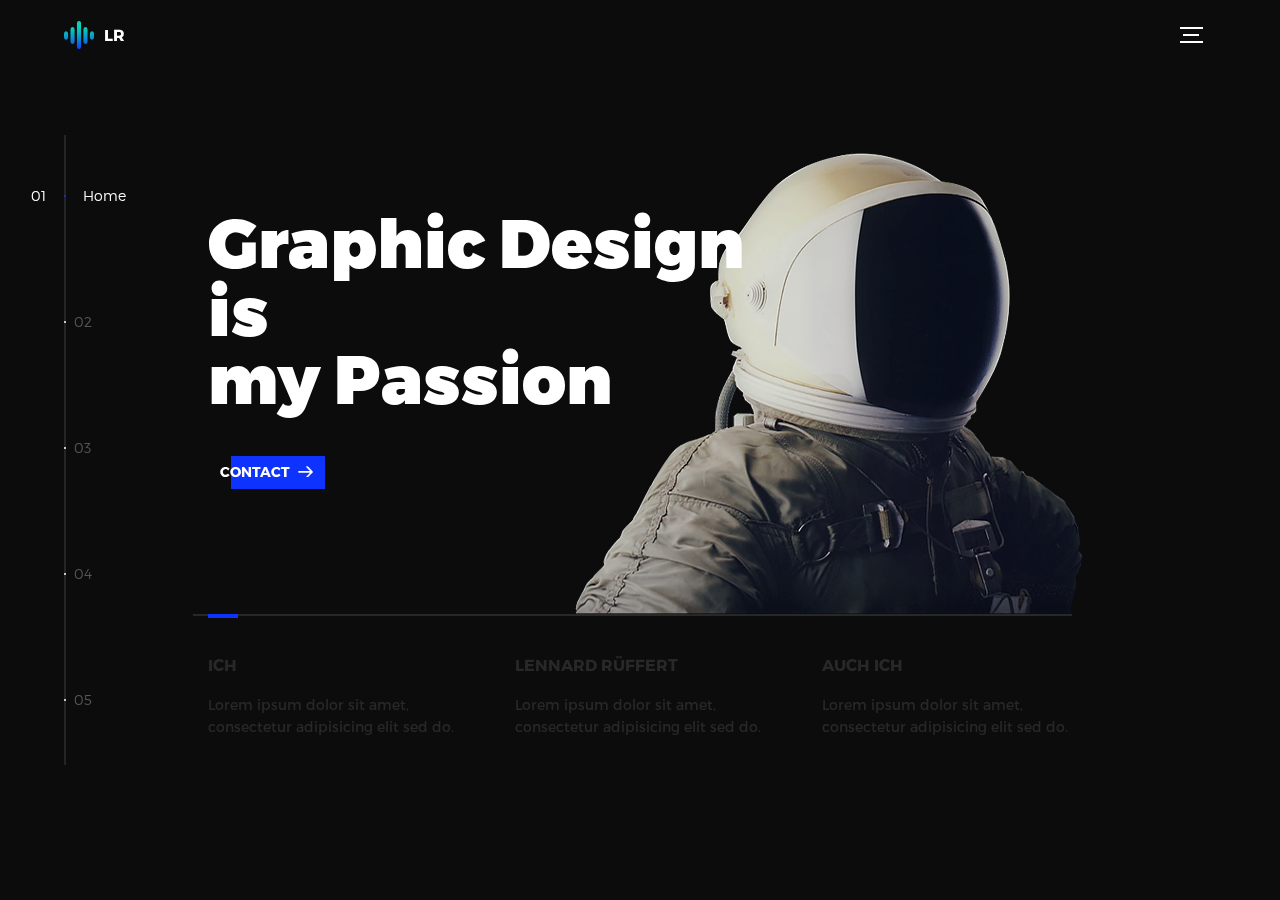
<file: index.html>
<!DOCTYPE html>
<html lang="en">
<head>
  <title>Hello there</title>
  <meta charset="utf-8">
  <meta name="viewport" content="width=device-width, initial-scale=1">
  <meta http-equiv="X-UA-Compatible" content="IE=edge">
  <meta name="description" content="Lennard Rüfferts Profile Site">
  <meta name="keywords" content="global, template, html, sass, jquery">
  <meta name="author" content="Lennard Rüffert">
  <link rel="stylesheet" href="assets/css/main.css">
</head>
<body>

<!-- notification for small viewports and landscape oriented smartphones -->
<div class="device-notification">
  <a class="device-notification--logo" href="#0">
    <img src="assets/img/logo.png" alt="Global">
    <p>LR</p>
  </a>
  <p class="device-notification--message">This site has so much to offer that I must request you orient your device to portrait or find a larger screen. You won't be disappointed.</p>
</div>

<div class="perspective effect-rotate-left">
  <div class="container"><div class="outer-nav--return"></div>
    <div id="viewport" class="l-viewport">
      <div class="l-wrapper">
        <header class="header">
          <a class="header--logo" href="#0">
            <img src="assets/img/logo.png" alt="Global">
            <p>LR</p>
          </a>
          <button class="header--cta cta">Hire Us</button>
          <div class="header--nav-toggle">
            <span></span>
          </div>
        </header>
        <nav class="l-side-nav">
          <ul class="side-nav">
            <li class="is-active"><span>Home</span></li>
            <li><span>Projects</span></li>
            <li><span>About me</span></li>
            <li><span>Location</span></li>
            <li><span>Contact me</span></li>
          </ul>
        </nav>
        <ul class="l-main-content main-content">
          <li class="l-section section section--is-active">
            <div class="intro">
              <div class="intro--banner">
                <h1>Graphic Design<br>is<br>my Passion</h1>
                <button class="cta">Contact
                  <svg version="1.1" id="Layer_1" xmlns="http://www.w3.org/2000/svg" xmlns:xlink="http://www.w3.org/1999/xlink" x="0px" y="0px" viewBox="0 0 150 118" style="enable-background:new 0 0 150 118;" xml:space="preserve">
                  <g transform="translate(0.000000,118.000000) scale(0.100000,-0.100000)">
                    <path d="M870,1167c-34-17-55-57-46-90c3-15,81-100,194-211l187-185l-565-1c-431,0-571-3-590-13c-55-28-64-94-18-137c21-20,33-20,597-20h575l-192-193C800,103,794,94,849,39c20-20,39-29,61-29c28,0,63,30,298,262c147,144,272,271,279,282c30,51,23,60-219,304C947,1180,926,1196,870,1167z"/>
                  </g>
                  </svg>
                  <span class="btn-background"></span>
                </button>
                <img src="assets/img/introduction-visual.png" alt="Welcome">
              </div>
              <div class="intro--options">
                <a href="#0">
                  <h3>Ich</h3>
                  <p>Lorem ipsum dolor sit amet, consectetur adipisicing elit sed do.</p>
                </a>
                <a href="#0">
                  <h3>Lennard Rüffert</h3>
                  <p>Lorem ipsum dolor sit amet, consectetur adipisicing elit sed do.</p>
                </a>
                <a href="#0">
                  <h3>Auch ich</h3>
                  <p>Lorem ipsum dolor sit amet, consectetur adipisicing elit sed do.</p>
                </a>
              </div>
            </div>
          </li>
          <li class="l-section section">
            <div class="work">
              <h2>Selected projects</h2>
              <div class="work--lockup">
                <ul class="slider">
                  <li class="slider--item slider--item-left">
                    <a href="#0">
                      <div class="slider--item-image">
                        <img src="assets/img/work-victory.jpg" alt="Victory">
                      </div>
                      <p class="slider--item-title">Temp</p>
                      <p class="slider--item-description">Temp</p>
                    </a>
                  </li>
                  <li class="slider--item slider--item-center">
                    <a href="#0">
                      <div class="slider--item-image">
                        <img src="assets/img/pizza_ragazzi.jpg" alt="Metiew and Smith">
                      </div>
                      <p class="slider--item-title">Pizza Ragazzi</p>
                      <p class="slider--item-description">Pizzabacken auf die Spitze getrieben!</p>
                    </a>
                  </li>
                  <li class="slider--item slider--item-right">
                    <a href="#0">
                      <div class="slider--item-image">
                        <img src="assets/img/work-alex-nowak.jpg" alt="Alex Nowak">
                      </div>
                      <p class="slider--item-title">Temp</p>
                      <p class="slider--item-description">Temp</p>
                    </a>
                  </li>
                </ul>
                <div class="slider--prev">
                  <svg version="1.1" id="Layer_1" xmlns="http://www.w3.org/2000/svg" xmlns:xlink="http://www.w3.org/1999/xlink" x="0px" y="0px"
                  viewBox="0 0 150 118" style="enable-background:new 0 0 150 118;" xml:space="preserve">
                  <g transform="translate(0.000000,118.000000) scale(0.100000,-0.100000)">
                    <path d="M561,1169C525,1155,10,640,3,612c-3-13,1-36,8-52c8-15,134-145,281-289C527,41,562,10,590,10c22,0,41,9,61,29
                    c55,55,49,64-163,278L296,510h575c564,0,576,0,597,20c46,43,37,109-18,137c-19,10-159,13-590,13l-565,1l182,180
                    c101,99,187,188,193,199c16,30,12,57-12,84C631,1174,595,1183,561,1169z"/>
                  </g>
                  </svg>
                </div>
                <div class="slider--next">
                  <svg version="1.1" id="Layer_1" xmlns="http://www.w3.org/2000/svg" xmlns:xlink="http://www.w3.org/1999/xlink" x="0px" y="0px" viewBox="0 0 150 118" style="enable-background:new 0 0 150 118;" xml:space="preserve">
                  <g transform="translate(0.000000,118.000000) scale(0.100000,-0.100000)">
                    <path d="M870,1167c-34-17-55-57-46-90c3-15,81-100,194-211l187-185l-565-1c-431,0-571-3-590-13c-55-28-64-94-18-137c21-20,33-20,597-20h575l-192-193C800,103,794,94,849,39c20-20,39-29,61-29c28,0,63,30,298,262c147,144,272,271,279,282c30,51,23,60-219,304C947,1180,926,1196,870,1167z"/>
                  </g>
                  </svg>
                </div>
              </div>
            </div>
          </li>
          <li class="l-section section">
            <div class="about">
              <div class="about--banner">
                <h2>Bereit<br>für<br>leidenschaftliches<br>Leiden</h2>
                <a href="#0">Mehr über mich
                  <span>
                    <svg version="1.1" id="Layer_1" xmlns="http://www.w3.org/2000/svg" xmlns:xlink="http://www.w3.org/1999/xlink" x="0px" y="0px" viewBox="0 0 150 118" style="enable-background:new 0 0 150 118;" xml:space="preserve">
                    <g transform="translate(0.000000,118.000000) scale(0.100000,-0.100000)">
                      <path d="M870,1167c-34-17-55-57-46-90c3-15,81-100,194-211l187-185l-565-1c-431,0-571-3-590-13c-55-28-64-94-18-137c21-20,33-20,597-20h575l-192-193C800,103,794,94,849,39c20-20,39-29,61-29c28,0,63,30,298,262c147,144,272,271,279,282c30,51,23,60-219,304C947,1180,926,1196,870,1167z"/>
                    </g>
                    </svg>
                  </span>
                </a>
                <img src="assets/img/about-visual.png" alt="About Us">
              </div>
              <div class="about--options">
                <a href="#0">
                  <h3>Temp</h3>
                </a>
                <a href="#0">
                  <h3>Temp</h3>
                </a>
                <a href="#0">
                  <h3>Temp</h3>
                </a>
              </div>
            </div>
          </li>
          <li class="l-section section">
            <div class="contact">
              <div class="contact--lockup">
                <div class="modal">
                  <div class="modal--information">
                    <p>Universität Würzburg, Deutschland</p>
                    <a href="mailto:ouremail@gmail.com">Email space</a>
                    <a href="tel:+148126287560">phone number space</a>
                  </div>
                  <ul class="modal--options">
                    <li><a href="#0">Bēhance</a></li>
                    <li><a href="#0">dribbble</a></li>
                    <li><a href="mailto:ouremail@gmail.com">Contact Us</a></li>
                  </ul>
                </div>
              </div>
            </div>
          </li>
          <li class="l-section section">
            <div class="hire">
              <h2>You want us to do</h2>
              <!-- checkout formspree.io for easy form setup -->
              <form class="work-request">
                <div class="work-request--options">
                  <span class="options-a">
                    <input id="opt-1" type="checkbox" value="app design">
                    <label for="opt-1">
                      <svg version="1.1" id="Layer_1" xmlns="http://www.w3.org/2000/svg" xmlns:xlink="http://www.w3.org/1999/xlink" x="0px" y="0px"
                      viewBox="0 0 150 111" style="enable-background:new 0 0 150 111;" xml:space="preserve">
                      <g transform="translate(0.000000,111.000000) scale(0.100000,-0.100000)">
                        <path d="M950,705L555,310L360,505C253,612,160,700,155,700c-6,0-44-34-85-75l-75-75l278-278L550-5l475,475c261,261,475,480,475,485c0,13-132,145-145,145C1349,1100,1167,922,950,705z"/>
                      </g>
                      </svg>
                      App Design
                    </label>
                    <input id="opt-2" type="checkbox" value="graphic design">
                    <label for="opt-2">
                      <svg version="1.1" id="Layer_1" xmlns="http://www.w3.org/2000/svg" xmlns:xlink="http://www.w3.org/1999/xlink" x="0px" y="0px"
                      viewBox="0 0 150 111" style="enable-background:new 0 0 150 111;" xml:space="preserve">
                      <g transform="translate(0.000000,111.000000) scale(0.100000,-0.100000)">
                        <path d="M950,705L555,310L360,505C253,612,160,700,155,700c-6,0-44-34-85-75l-75-75l278-278L550-5l475,475c261,261,475,480,475,485c0,13-132,145-145,145C1349,1100,1167,922,950,705z"/>
                      </g>
                      </svg>
                      Graphic Design
                    </label>
                    <input id="opt-3" type="checkbox" value="motion design">
                    <label for="opt-3">
                      <svg version="1.1" id="Layer_1" xmlns="http://www.w3.org/2000/svg" xmlns:xlink="http://www.w3.org/1999/xlink" x="0px" y="0px"
                      viewBox="0 0 150 111" style="enable-background:new 0 0 150 111;" xml:space="preserve">
                      <g transform="translate(0.000000,111.000000) scale(0.100000,-0.100000)">
                        <path d="M950,705L555,310L360,505C253,612,160,700,155,700c-6,0-44-34-85-75l-75-75l278-278L550-5l475,475c261,261,475,480,475,485c0,13-132,145-145,145C1349,1100,1167,922,950,705z"/>
                      </g>
                      </svg>
                      Motion Design
                    </label>
                  </span>
                  <span class="options-b">
                    <input id="opt-4" type="checkbox" value="ux design">
                    <label for="opt-4">
                      <svg version="1.1" id="Layer_1" xmlns="http://www.w3.org/2000/svg" xmlns:xlink="http://www.w3.org/1999/xlink" x="0px" y="0px"
                      viewBox="0 0 150 111" style="enable-background:new 0 0 150 111;" xml:space="preserve">
                      <g transform="translate(0.000000,111.000000) scale(0.100000,-0.100000)">
                        <path d="M950,705L555,310L360,505C253,612,160,700,155,700c-6,0-44-34-85-75l-75-75l278-278L550-5l475,475c261,261,475,480,475,485c0,13-132,145-145,145C1349,1100,1167,922,950,705z"/>
                      </g>
                      </svg>
                      UX Design
                    </label>
                    <input id="opt-5" type="checkbox" value="webdesign">
                    <label for="opt-5">
                      <svg version="1.1" id="Layer_1" xmlns="http://www.w3.org/2000/svg" xmlns:xlink="http://www.w3.org/1999/xlink" x="0px" y="0px"
                      viewBox="0 0 150 111" style="enable-background:new 0 0 150 111;" xml:space="preserve">
                      <g transform="translate(0.000000,111.000000) scale(0.100000,-0.100000)">
                        <path d="M950,705L555,310L360,505C253,612,160,700,155,700c-6,0-44-34-85-75l-75-75l278-278L550-5l475,475c261,261,475,480,475,485c0,13-132,145-145,145C1349,1100,1167,922,950,705z"/>
                      </g>
                      </svg>
                      Webdesign
                    </label>
                    <input id="opt-6" type="checkbox" value="marketing">
                    <label for="opt-6">
                      <svg version="1.1" id="Layer_1" xmlns="http://www.w3.org/2000/svg" xmlns:xlink="http://www.w3.org/1999/xlink" x="0px" y="0px"
                      viewBox="0 0 150 111" style="enable-background:new 0 0 150 111;" xml:space="preserve">
                      <g transform="translate(0.000000,111.000000) scale(0.100000,-0.100000)">
                        <path d="M950,705L555,310L360,505C253,612,160,700,155,700c-6,0-44-34-85-75l-75-75l278-278L550-5l475,475c261,261,475,480,475,485c0,13-132,145-145,145C1349,1100,1167,922,950,705z"/>
                      </g>
                      </svg>
                      Marketing
                    </label>
                  </span>
                </div>
                <div class="work-request--information">
                  <div class="information-name">
                    <input id="name" type="text" spellcheck="false">
                    <label for="name">Name</label>
                  </div>
                  <div class="information-email">
                    <input id="email" type="email" spellcheck="false">
                    <label for="email">Email</label>
                  </div>
                </div>
                <input type="submit" value="Send Request">
              </form>
            </div>
          </li>
        </ul>
      </div>
    </div>
  </div>
  <ul class="outer-nav">
    <li class="is-active">Home</li>
    <li>Projects</li>
    <li>About</li>
    <li>Location</li>
    <li>Contact me</li>
  </ul>
</div>

<script src="https://ajax.googleapis.com/ajax/libs/jquery/2.2.4/jquery.min.js"></script>
<script>window.jQuery || document.write('<script src="assets/js/vendor/jquery-2.2.4.min.js"><\/script>')</script>
<script src="assets/js/functions-min.js"></script>
</body>
</html>
</file>
<file: assets/css/main.css>
@charset "UTF-8";
@font-face {
  font-family: "Montserrat";
  src: url("fonts/Montserrat-Black.eot");
  src: local("☺"), url("fonts/Montserrat-Black.woff") format("woff"), url("fonts/Montserrat-Black.ttf") format("truetype"), url("fonts/Montserrat-Black.svg") format("svg");
  font-weight: 900;
  font-style: normal;
}
@font-face {
  font-family: "Montserrat";
  src: url("fonts/Montserrat-Bold.eot");
  src: local("☺"), url("fonts/Montserrat-Bold.woff") format("woff"), url("fonts/Montserrat-Bold.ttf") format("truetype"), url("fonts/Montserrat-Bold.svg") format("svg");
  font-weight: 700;
  font-style: normal;
}
@font-face {
  font-family: "Montserrat";
  src: url("fonts/Montserrat-Regular.eot");
  src: local("☺"), url("fonts/Montserrat-Regular.woff") format("woff"), url("fonts/Montserrat-Regular.ttf") format("truetype"), url("fonts/Montserrat-Regular.svg") format("svg");
  font-weight: 400;
  font-style: normal;
}
@font-face {
  font-family: "Montserrat";
  src: url("fonts/Montserrat-Light.eot");
  src: local("☺"), url("fonts/Montserrat-Light.woff") format("woff"), url("fonts/Montserrat-Light.ttf") format("truetype"), url("fonts/Montserrat-Light.svg") format("svg");
  font-weight: 300;
  font-style: normal;
}
/*! normalize.css v3.0.2 | MIT License | git.io/normalize */
html {
  font-family: sans-serif;
  -ms-text-size-adjust: 100%;
  -webkit-text-size-adjust: 100%;
}

body {
  margin: 0;
}

article,
aside,
details,
figcaption,
figure,
footer,
header,
hgroup,
main,
menu,
nav,
section,
summary {
  display: block;
}

audio,
canvas,
progress,
video {
  display: inline-block;
  vertical-align: baseline;
}

audio:not([controls]) {
  display: none;
  height: 0;
}

[hidden],
template {
  display: none;
}

a {
  background-color: transparent;
}

a:active,
a:hover {
  outline: 0;
}

abbr[title] {
  border-bottom: 1px dotted;
}

b,
strong {
  font-weight: bold;
}

dfn {
  font-style: italic;
}

h1 {
  font-size: 2em;
  margin: 0.67em 0;
}

mark {
  background: #ff0;
  color: #000;
}

small {
  font-size: 80%;
}

sub,
sup {
  font-size: 75%;
  line-height: 0;
  position: relative;
  vertical-align: baseline;
}

sup {
  top: -0.5em;
}

sub {
  bottom: -0.25em;
}

img {
  border: 0;
}

svg:not(:root) {
  overflow: hidden;
}

figure {
  margin: 1em 40px;
}

hr {
  -moz-box-sizing: content-box;
  box-sizing: content-box;
  height: 0;
}

pre {
  overflow: auto;
}

code,
kbd,
pre,
samp {
  font-family: monospace, monospace;
  font-size: 1em;
}

button,
input,
optgroup,
select,
textarea {
  color: inherit;
  font: inherit;
  margin: 0;
}

button {
  overflow: visible;
}

button,
select {
  text-transform: none;
}

button,
html input[type=button],
input[type=reset],
input[type=submit] {
  -webkit-appearance: button;
  cursor: pointer;
}

button[disabled],
html input[disabled] {
  cursor: default;
}

button::-moz-focus-inner,
input::-moz-focus-inner {
  border: 0;
  padding: 0;
}

input {
  line-height: normal;
}

input[type=checkbox],
input[type=radio] {
  box-sizing: border-box;
  padding: 0;
}

input[type=number]::-webkit-inner-spin-button,
input[type=number]::-webkit-outer-spin-button {
  height: auto;
}

input[type=search] {
  -webkit-appearance: textfield;
  -moz-box-sizing: content-box;
  -webkit-box-sizing: content-box;
  box-sizing: content-box;
}

input[type=search]::-webkit-search-cancel-button,
input[type=search]::-webkit-search-decoration {
  -webkit-appearance: none;
}

fieldset {
  border: 1px solid #c0c0c0;
  margin: 0 2px;
  padding: 0.35em 0.625em 0.75em;
}

legend {
  border: 0;
  padding: 0;
}

textarea {
  overflow: auto;
}

optgroup {
  font-weight: bold;
}

table {
  border-collapse: collapse;
  border-spacing: 0;
}

td,
th {
  padding: 0;
}

::selection {
  background: #FFF498;
}

::-moz-selection {
  background: #FFF498;
}

img::selection {
  background: transparent;
}

img::-moz-selection {
  background: transparent;
}

body {
  -webkit-tap-highlight-color: #FFF498;
}

body {
  background-color: #0c0c0c;
  font-size: 14px;
  line-height: 1.6;
  font-family: "Montserrat", sans-serif;
  color: #fff;
  -webkit-font-smoothing: antialiased;
  -webkit-text-size-adjust: 100%;
}

.l-viewport {
  position: relative;
  width: 100%;
  height: 100vh;
  box-shadow: 0 0 45px 5px rgba(0, 0, 0, 0.85);
  overflow: hidden;
}

.l-wrapper {
  position: relative;
  width: 1440px;
  max-width: 90%;
  height: 100%;
  margin: 0 auto;
}

.l-side-nav {
  position: absolute;
  left: 0;
  display: flex;
  height: 100%;
  align-items: center;
}
.l-side-nav::before {
  content: "";
  position: absolute;
  top: 50%;
  left: 0;
  transform: translateY(-50%);
  width: 2px;
  height: 70%;
  max-height: 750px;
  background-color: #555;
  opacity: 0.35;
  z-index: 10;
}
@media (max-width: 1180px) {
  .l-side-nav {
    display: none;
  }
}

.l-main-content {
  position: relative;
  width: 100%;
  height: 100%;
  margin: 0;
  padding: 0;
  list-style: none;
}

.l-section {
  position: absolute;
  width: 100%;
  height: 100%;
}

.device-notification {
  display: none;
  position: fixed;
  top: 0;
  left: 0;
  width: 100%;
  height: 100%;
  flex-direction: column;
  align-items: center;
  justify-content: center;
  background-color: #0c0c0c;
  z-index: 12;
}
.device-notification--logo {
  display: flex;
  align-items: center;
  text-decoration: none;
  color: #fff;
}
.device-notification--logo p {
  margin: 0 0 0 10px;
  font-size: 16px;
  font-weight: 700;
  text-transform: uppercase;
}
.device-notification--message {
  width: 70%;
  margin: 30px 0 0 0;
  font-weight: 700;
  text-align: center;
}
@media (max-width: 767px) and (min-width: 601px) and (max-height: 680px) {
  .device-notification {
    display: flex;
  }
}
@media (max-width: 600px) and (min-width: 480px) and (max-height: 580px) {
  .device-notification {
    display: flex;
  }
}
@media (max-width: 736px) and (min-width: 360px) and (orientation: landscape) {
  .device-notification {
    display: flex;
  }
}
@media (max-width: 359px) {
  .device-notification {
    display: flex;
  }
}

.section {
  opacity: 0;
  visibility: hidden;
  transition: opacity 0.4s ease-in-out, visibility 0s 0.4s;
}
.section--is-active {
  opacity: 1;
  visibility: visible;
  z-index: 1;
  transition: opacity 0.4s ease-in-out 0.4s;
}
.section--next {
  transform: translateY(-45px);
  transition: transform 0.4s ease-in-out;
}
.section--prev {
  transform: translateY(45px);
  transition: transform 0.4s ease-in-out;
}

.header {
  position: absolute;
  top: 0;
  left: 0;
  display: flex;
  width: 100%;
  height: 70px;
  align-items: center;
  justify-content: space-between;
  z-index: 10;
}
.header--logo {
  display: flex;
  align-items: center;
  text-decoration: none;
  color: #fff;
}
.header--logo p {
  margin: 0 0 0 10px;
  font-size: 16px;
  font-weight: 700;
  text-transform: uppercase;
}
.header--nav-toggle {
  display: flex;
  width: 50px;
  height: 50px;
  flex-direction: column;
  align-items: center;
  justify-content: center;
  cursor: pointer;
}
.header--nav-toggle span, .header--nav-toggle::before, .header--nav-toggle::after {
  content: "";
  position: relative;
  width: 16px;
  height: 2px;
  background-color: #fff;
}
.header--nav-toggle::before {
  bottom: 5px;
  width: 23px;
}
.header--nav-toggle::after {
  top: 5px;
  width: 23px;
}
.header--cta {
  position: absolute;
  top: 50%;
  left: 50%;
  transform: translate(-50%, -50%);
  padding: 0 20px;
  line-height: 30px;
  text-decoration: none;
  color: #fff;
  font-weight: 700;
  text-transform: uppercase;
  background-color: #0f33ff;
  border: none;
  opacity: 0;
  visibility: hidden;
  transition: opacity 0.4s ease-in-out, visibility 0s 0.4s;
}
.header--cta:focus {
  outline: none;
}
.header--cta.is-active {
  opacity: 1;
  visibility: visible;
  transition: opacity 0.4s ease-in-out 0.4s;
}
@media (max-width: 767px) {
  .header--cta {
    display: none;
  }
}

.side-nav {
  position: relative;
  display: flex;
  width: 100px;
  height: 70%;
  max-height: 750px;
  flex-direction: column;
  justify-content: space-around;
  margin: 0;
  padding: 0;
  list-style-position: inside;
  z-index: 10;
}
.side-nav > li {
  position: relative;
  top: -5px;
  color: #fff;
  font-size: 6px;
  cursor: pointer;
}
.side-nav > li span {
  position: relative;
  top: 3px;
  left: 10px;
  color: #fff;
  font-size: 14px;
  font-weight: 300;
  opacity: 0;
  visibility: hidden;
}
.side-nav > li::before {
  position: absolute;
  top: 3px;
  left: 10px;
  color: #555;
  font-size: 14px;
  font-weight: 300;
}
.side-nav li:nth-child(1)::before {
  content: "01";
}
.side-nav li:nth-child(2)::before {
  content: "02";
}
.side-nav li:nth-child(3)::before {
  content: "03";
}
.side-nav li:nth-child(4)::before {
  content: "04";
}
.side-nav li:nth-child(5)::before {
  content: "05";
}
.side-nav li.is-active {
  color: #0f33ff;
  transition: color 0.4s ease-in-out;
}
.side-nav li.is-active span {
  opacity: 1;
  visibility: visible;
  transition: opacity 0.4s ease-in-out;
}
.side-nav li.is-active::before {
  left: -33px;
  color: #fff;
}

.intro {
  position: relative;
  display: flex;
  width: 900px;
  max-width: 75%;
  height: 100%;
  flex-direction: column;
  justify-content: center;
  margin: 0 auto;
}
@media (max-width: 1180px) {
  .intro {
    max-width: 100%;
  }
}
.intro--banner {
  position: relative;
  height: 475px;
}
.intro--banner::before {
  content: "";
  position: absolute;
  bottom: 20px;
  left: -15px;
  right: 0;
  height: 2px;
  background-color: #282828;
}
.intro--banner::after {
  content: "";
  position: absolute;
  bottom: 18px;
  left: 0;
  width: 30px;
  height: 4px;
  background-color: #0f33ff;
}
.intro--banner h1 {
  position: relative;
  font-size: 68px;
  font-weight: 900;
  line-height: 1;
  z-index: 1;
}
.intro--banner button {
  position: relative;
  padding: 5px 17px 5px 12px;
  font-weight: 700;
  text-transform: uppercase;
  background-color: transparent;
  border: none;
}
.intro--banner button .btn-background {
  position: absolute;
  top: 0;
  left: 23px;
  right: 0;
  height: 100%;
  background-color: #0f33ff;
  z-index: -1;
  transition: left 0.2s ease-in-out;
}
.intro--banner button:hover .btn-background {
  left: 0;
}
.intro--banner button:focus {
  outline: none;
}
.intro--banner button svg {
  position: relative;
  left: 5px;
  width: 15px;
  fill: #fff;
}
.intro--banner img {
  position: absolute;
  bottom: 21px;
  right: -12px;
}
.intro--options {
  display: flex;
  justify-content: space-between;
  margin: 0;
  padding: 0;
  list-style: none;
}
.intro--options > a {
  max-width: 250px;
  text-decoration: none;
  color: #282828;
  transition: color 0.2s ease-in-out;
}
.intro--options > a:hover {
  color: #fff;
}
.intro--options h3 {
  font-size: 16px;
  text-transform: uppercase;
}
.intro--options p {
  margin-bottom: 0;
}

@media (max-width: 900px) {
  .intro--banner {
    height: 380px;
  }
  .intro--banner h1 {
    font-size: 55px;
  }
  .intro--banner img {
    width: 430px;
  }
  .intro--options > a {
    margin-right: 30px;
  }
  .intro--options > a:last-child {
    margin-right: 0;
  }
}
@media (max-width: 767px) {
  .intro--banner {
    height: 305px;
  }
  .intro--banner h1 {
    font-size: 44px;
  }
  .intro--banner img {
    width: 330px;
  }
  .intro--options {
    display: block;
  }
  .intro--options > a {
    display: block;
    max-width: 100%;
    margin: 0 0 30px 0;
  }
  .intro--options > a:last-child {
    margin-bottom: 0;
  }
}
@media (max-width: 600px) {
  .intro--banner {
    height: 360px;
  }
  .intro--banner h1 {
    font-size: 55px;
  }
  .intro--banner img {
    display: none;
  }
}
@media (max-width: 600px) and (max-height: 750px) {
  .intro--banner {
    height: auto;
  }
  .intro--banner::before, .intro--banner::after {
    display: none;
  }
  .intro--banner h1 {
    margin-top: 0;
  }
  .intro--options {
    display: none;
  }
}
.work {
  position: relative;
  display: flex;
  width: 960px;
  max-width: 80%;
  height: 100%;
  flex-direction: column;
  justify-content: center;
  margin: 0 auto;
}
@media (max-width: 1180px) {
  .work {
    max-width: 100%;
  }
}
.work h2 {
  margin: 0 0 20px 0;
  font-size: 30px;
  text-align: center;
}
.work--lockup {
  position: relative;
}
.work--lockup .slider {
  position: relative;
  display: flex;
  width: 80%;
  margin: 0 auto;
  padding: 0;
  list-style: none;
}
.work--lockup .slider--item {
  position: absolute;
  display: none;
  text-align: center;
}
.work--lockup .slider--item a {
  text-decoration: none;
  color: #858585;
}
.work--lockup .slider--item-title {
  margin-top: 10px;
  font-size: 12px;
  font-weight: 700;
  text-transform: uppercase;
}
.work--lockup .slider--item-description {
  display: none;
  max-width: 250px;
  margin: 0 auto;
}
.work--lockup .slider--item-image {
  width: 150px;
  height: 150px;
  margin: 0 auto;
  border-radius: 50%;
  overflow: hidden;
}
.work--lockup .slider--item-image img {
  width: 100%;
}
.work--lockup .slider--item-left {
  top: 50%;
  left: 0;
  transform: translateY(-50%);
  display: block;
}
.work--lockup .slider--item-right {
  top: 50%;
  right: 0;
  transform: translateY(-50%);
  display: block;
}
.work--lockup .slider--item-center {
  position: relative;
  top: 30px;
  left: 50%;
  transform: translateX(-50%);
  display: block;
}
.work--lockup .slider--item-center a {
  color: #fff;
}
.work--lockup .slider--item-center .slider--item-title {
  margin-top: 25px;
  font-size: 16px;
}
.work--lockup .slider--item-center .slider--item-description {
  display: block;
}
.work--lockup .slider--item-center .slider--item-image {
  width: 300px;
  height: 300px;
}
.work--lockup .slider--next,
.work--lockup .slider--prev {
  position: absolute;
  top: 160px;
  display: flex;
  width: 50px;
  height: 50px;
  align-items: center;
  justify-content: center;
  background-color: #282828;
  border-radius: 50%;
  cursor: pointer;
}
.work--lockup .slider--next svg,
.work--lockup .slider--prev svg {
  width: 20px;
  fill: #fff;
}
.work--lockup .slider--next {
  right: 0;
}
.work--lockup .slider--prev {
  left: 0;
}

@media (max-width: 900px) {
  .work--lockup .slider--item-image {
    width: 120px;
    height: 120px;
  }
  .work--lockup .slider--item-center .slider--item-image {
    width: 240px;
    height: 240px;
  }
  .work--lockup .slider--next,
.work--lockup .slider--prev {
    top: 130px;
  }
}
@media (max-width: 767px) {
  .work--lockup .slider {
    width: 75%;
  }
  .work--lockup .slider--item-image {
    width: 90px;
    height: 90px;
  }
  .work--lockup .slider--item-center .slider--item-image {
    width: 190px;
    height: 190px;
  }
  .work--lockup .slider--next,
.work--lockup .slider--prev {
    top: 105px;
  }
}
@media (max-width: 600px) {
  .work--lockup .slider {
    width: auto;
  }
  .work--lockup .slider--item-left, .work--lockup .slider--item-right {
    display: none;
  }
}
.about {
  position: relative;
  display: flex;
  width: 900px;
  max-width: 75%;
  height: 100%;
  flex-direction: column;
  justify-content: center;
  margin: 0 auto;
}
@media (max-width: 1180px) {
  .about {
    max-width: 100%;
  }
}
.about--banner {
  position: relative;
  height: 475px;
}
.about--banner::before {
  content: "";
  position: absolute;
  top: 20px;
  left: 200px;
  transform: rotate(-25deg);
  border: 5px solid #0f33ff;
  border-right-color: transparent;
  border-bottom-color: transparent;
}
.about--banner::after {
  content: "";
  position: absolute;
  top: 75px;
  left: 400px;
  transform: rotate(45deg);
  width: 10px;
  height: 10px;
  background-color: #0f33ff;
}
.about--banner h2 {
  position: relative;
  margin-top: 35px;
  font-size: 68px;
  font-weight: 900;
  line-height: 1;
  z-index: 1;
}
.about--banner h2::before {
  content: "";
  position: absolute;
  top: 60px;
  left: 268px;
  width: 30px;
  height: 30px;
  background-color: #0f33ff;
  border-radius: 50%;
}
.about--banner h2::after {
  content: "";
  position: absolute;
  top: 255px;
  left: 255px;
  width: 10px;
  height: 10px;
  background-color: #0f33ff;
}
.about--banner a {
  padding: 5px 17px 5px 0;
  text-decoration: none;
  color: #fff;
  font-weight: 700;
  text-transform: uppercase;
  background-color: transparent;
}
.about--banner a:hover svg {
  left: 10px;
}
.about--banner a svg {
  position: relative;
  left: 5px;
  width: 15px;
  fill: #fff;
  transition: left 0.2s ease-in-out;
}
.about--banner img {
  position: absolute;
  bottom: -90px;
  right: -12px;
}
.about--options {
  display: flex;
  max-width: 600px;
  justify-content: space-between;
  margin: 0;
  padding: 0;
  list-style: none;
}
.about--options > a {
  position: relative;
  width: 150px;
  height: 75px;
  text-decoration: none;
  color: #fff;
  border: 10px solid #0f33ff;
  background-position: center;
  background-size: cover;
  background-repeat: no-repeat;
}
.about--options > a:nth-child(1) {
  background-image: url("../img/about-winners.jpg");
}
.about--options > a:nth-child(2) {
  background-image: url("../img/about-philosophy.jpg");
}
.about--options > a:nth-child(3) {
  background-image: url("../img/about-history.jpg");
}
.about--options > a:hover h3 {
  bottom: -50px;
}
.about--options h3 {
  position: absolute;
  bottom: -38px;
  left: 10px;
  font-size: 16px;
  text-transform: uppercase;
  transition: bottom 0.2s ease-in-out, left 0.2s ease-in-out;
}

@media (max-width: 767px) {
  .about--banner {
    height: 305px;
  }
  .about--banner::before {
    top: 0;
    left: 125px;
  }
  .about--banner::after {
    top: 35px;
    left: 260px;
  }
  .about--banner h2 {
    margin-top: 10px;
    font-size: 44px;
  }
  .about--banner h2::before {
    top: 28px;
    left: 168px;
  }
  .about--banner h2::after {
    top: 163px;
    left: 163px;
  }
  .about--banner img {
    width: 315px;
  }
}
@media (max-width: 600px) {
  .about--banner {
    height: auto;
  }
  .about--banner::before {
    left: 155px;
  }
  .about--banner::after {
    left: 310px;
  }
  .about--banner h2 {
    margin-top: 0;
    font-size: 55px;
  }
  .about--banner h2::before {
    top: 43px;
    left: 214px;
  }
  .about--banner h2::after {
    top: 205px;
    left: 205px;
  }
  .about--banner img {
    display: none;
  }
  .about--options {
    display: none;
  }
}
.contact {
  position: fixed;
  top: 0;
  left: 0;
  width: 100%;
  height: 100%;
  background-image: url("../img/contact-visual.png");
  background-position: center;
  background-size: cover;
  background-repeat: no-repeat;
}
.contact--lockup {
  position: relative;
  display: flex;
  width: 900px;
  max-width: 75%;
  height: 100%;
  align-items: center;
  justify-content: flex-end;
  margin: 0 auto;
}
@media (max-width: 1180px) {
  .contact--lockup {
    max-width: 90%;
  }
}
@media (max-width: 767px) {
  .contact--lockup {
    justify-content: center;
  }
}
.contact--lockup .modal {
  padding: 45px 45px;
  text-align: center;
  background-color: #0c0c0c;
  box-shadow: 0 0 30px 0 rgba(0, 0, 0, 0.75);
}
.contact--lockup .modal--information p,
.contact--lockup .modal--information a {
  display: block;
  margin: 14px 0;
  text-decoration: none;
  color: #fff;
  font-weight: 700;
}
.contact--lockup .modal--information p {
  margin-top: 0;
}
.contact--lockup .modal--options {
  margin: 0;
  padding: 0;
  list-style: none;
}
.contact--lockup .modal--options > li {
  width: 130px;
  margin: 0 auto 25px auto;
}
.contact--lockup .modal--options li:nth-child(1) {
  background-color: #1769ff;
}
.contact--lockup .modal--options li:nth-child(2) {
  background-color: #ea4c89;
}
.contact--lockup .modal--options li:nth-child(3) {
  margin-bottom: 0;
  background-color: #0f33ff;
  text-transform: uppercase;
}
.contact--lockup .modal--options a {
  display: block;
  width: 100%;
  padding: 8px 0;
  text-decoration: none;
  color: #fff;
  font-weight: 700;
}

.hire {
  position: relative;
  display: flex;
  width: 700px;
  max-width: 75%;
  height: 100%;
  flex-direction: column;
  justify-content: center;
  margin: 0 auto;
}
@media (max-width: 1180px) {
  .hire {
    max-width: 100%;
  }
}
.hire h2 {
  margin: 0 0 20px 0;
  font-size: 30px;
  text-align: center;
}

.work-request {
  display: flex;
  width: 100%;
  flex-direction: column;
  align-items: center;
  color: #fff;
}
.work-request input[type=submit] {
  width: 400px;
  max-width: 100%;
  line-height: 50px;
  font-size: 16px;
  font-weight: 700;
  text-transform: uppercase;
  background-color: #0f33ff;
  border: none;
  border-radius: 0;
}
.work-request input[type=submit]:focus {
  outline: none;
}
.work-request--options {
  display: flex;
  width: 100%;
  flex-direction: column;
  align-items: center;
  margin: 30px 0;
}
.work-request--options .options-a {
  display: flex;
  width: 100%;
  justify-content: space-between;
}
.work-request--options .options-b {
  display: flex;
  width: 72%;
  flex-wrap: wrap;
  justify-content: space-around;
}
.work-request--options label {
  display: block;
  width: 200px;
  margin-bottom: 30px;
  line-height: 50px;
  font-size: 16px;
  font-weight: 700;
  text-align: center;
  border: 2px solid #fff;
  cursor: pointer;
  transition: background-color 0.2s ease-in-out, border-color 0.2s ease-in-out;
}
.work-request--options label svg {
  position: relative;
  left: -5px;
  width: 0;
  fill: #fff;
  transition: width 0.2s ease-in-out;
}
.work-request--options input[type=checkbox] {
  display: none;
}
.work-request--options input[type=checkbox]:checked + label {
  background-color: #0f33ff;
  border-color: #0f33ff;
}
.work-request--options input[type=checkbox]:checked + label svg {
  width: 15px;
}
.work-request--information {
  display: flex;
  width: 100%;
  justify-content: space-between;
  margin-bottom: 60px;
}
.work-request--information .information-name,
.work-request--information .information-email {
  position: relative;
  width: 45%;
  height: 50px;
  font-size: 30px;
  font-weight: 300;
}
.work-request--information input[type=text],
.work-request--information input[type=email] {
  width: 100%;
  padding: 0 0 5px 0;
  background-color: transparent;
  border: none;
  border-bottom: 1px solid #fff;
  border-radius: 0;
}
.work-request--information input[type=text]:focus,
.work-request--information input[type=email]:focus {
  outline: none;
  background-color: #0c0c0c;
}
.work-request--information label {
  position: absolute;
  top: 0;
  left: 0;
  pointer-events: none;
  transition: top 0.2s ease-in-out, font-size 0.2s ease-in-out;
}
.work-request--information input:focus + label,
.work-request--information input.has-value + label {
  top: -15px;
  font-size: 14px;
}

@media (max-width: 767px) {
  .work-request--options {
    flex-direction: row;
    justify-content: space-around;
  }
  .work-request--options .options-a,
.work-request--options .options-b {
    display: block;
    width: auto;
  }
}
@media (max-width: 600px) {
  .work-request--options {
    margin: 20px 0;
  }
}
@media (max-width: 600px) and (max-width: 415px) {
  .work-request--options {
    justify-content: space-between;
  }
}
@media (max-width: 600px) {
  .work-request--options label {
    width: 150px;
    margin-bottom: 15px;
    font-size: 14px;
  }
}
@media (max-width: 600px) {
  .work-request--options input[type=checkbox]:checked + label svg {
    width: 12px;
  }
}
@media (max-width: 600px) {
  .work-request--information {
    margin-bottom: 30px;
  }
  .work-request--information .information-name,
.work-request--information .information-email {
    height: 40px;
    font-size: 24px;
  }
}
.perspective {
  position: relative;
  width: 100%;
  height: 100%;
  overflow: hidden;
}
.perspective--modalview {
  position: fixed;
  perspective: 1500px;
}

.container {
  position: relative;
  transform: translateZ(0) translateX(0) rotateY(0deg);
  min-height: 100%;
  outline: 30px solid #0f33ff;
  transition: transform 0.4s;
}

.modalview .container {
  position: absolute;
  width: 100%;
  height: 100%;
  overflow: hidden;
  backface-visibility: hidden;
}

.effect-rotate-left .container {
  transform-origin: 0% 50%;
  transition: transform 0.4s;
}
.effect-rotate-left--animate .container {
  transform: translateZ(-1800px) translateX(-50%) rotateY(45deg);
  outline: 30px solid #0f33ff;
}

.outer-nav {
  position: absolute;
  top: 50%;
  left: 55%;
  transform: translateY(-50%);
  transform-style: preserve-3d;
  margin: 0;
  padding: 0;
  list-style: none;
  text-align: center;
  visibility: hidden;
  transition: visibility 0s 0.2s;
}
.outer-nav.is-vis {
  visibility: visible;
}
.outer-nav--return {
  position: absolute;
  top: 0;
  left: 0;
  width: 100%;
  height: 100%;
  display: none;
  cursor: pointer;
  z-index: 11;
}
.outer-nav--return.is-vis {
  display: block;
}
.outer-nav > li {
  transform-style: preserve-3d;
  transform: translateX(350px) translateZ(-1000px);
  font-size: 55px;
  font-weight: 900;
  opacity: 0;
  cursor: pointer;
  transition: transform 0.2s, opacity 0.2s;
}
.outer-nav > li.is-vis {
  transform: translateX(0) translateZ(0);
  opacity: 1;
  transition: transform 0.4s, opacity 0.4s;
}
.outer-nav > li::before {
  content: "";
  position: absolute;
  top: 50%;
  left: 50%;
  transform: translate(-50%, -25%);
  width: 110%;
  height: 15px;
  opacity: 0;
  background-color: #0f33ff;
}
.outer-nav > li.is-active::before {
  opacity: 1;
}
@media (max-width: 767px) {
  .outer-nav > li {
    font-size: 44px;
  }
}
@media (max-width: 600px) {
  .outer-nav > li {
    font-size: 34px;
  }
}
.outer-nav li.is-vis:nth-child(2) {
  transition-delay: 0.04s;
}
.outer-nav li.is-vis:nth-child(3) {
  transition-delay: 0.08s;
}
.outer-nav li.is-vis:nth-child(4) {
  transition-delay: 0.12s;
}
.outer-nav li.is-vis:nth-child(5) {
  transition-delay: 0.16s;
}

/*# sourceMappingURL=main.css.map */
</file>
